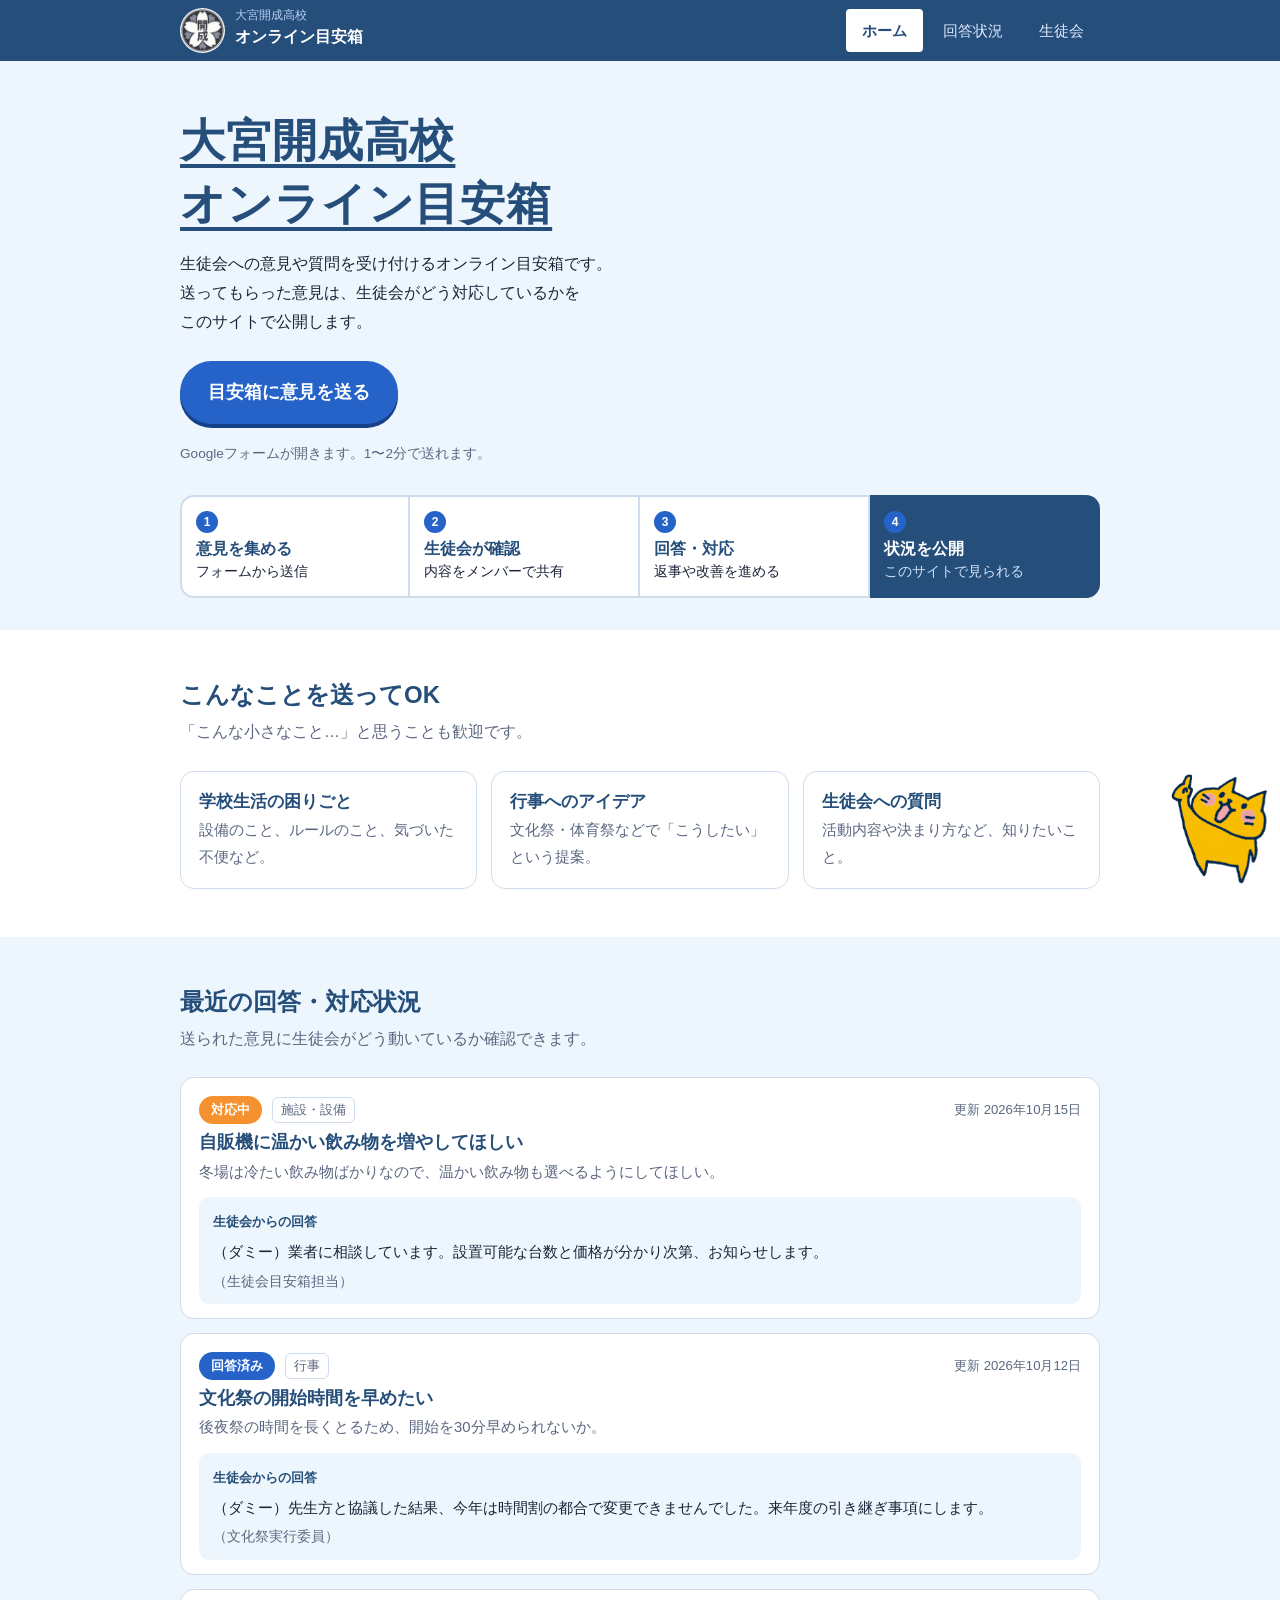
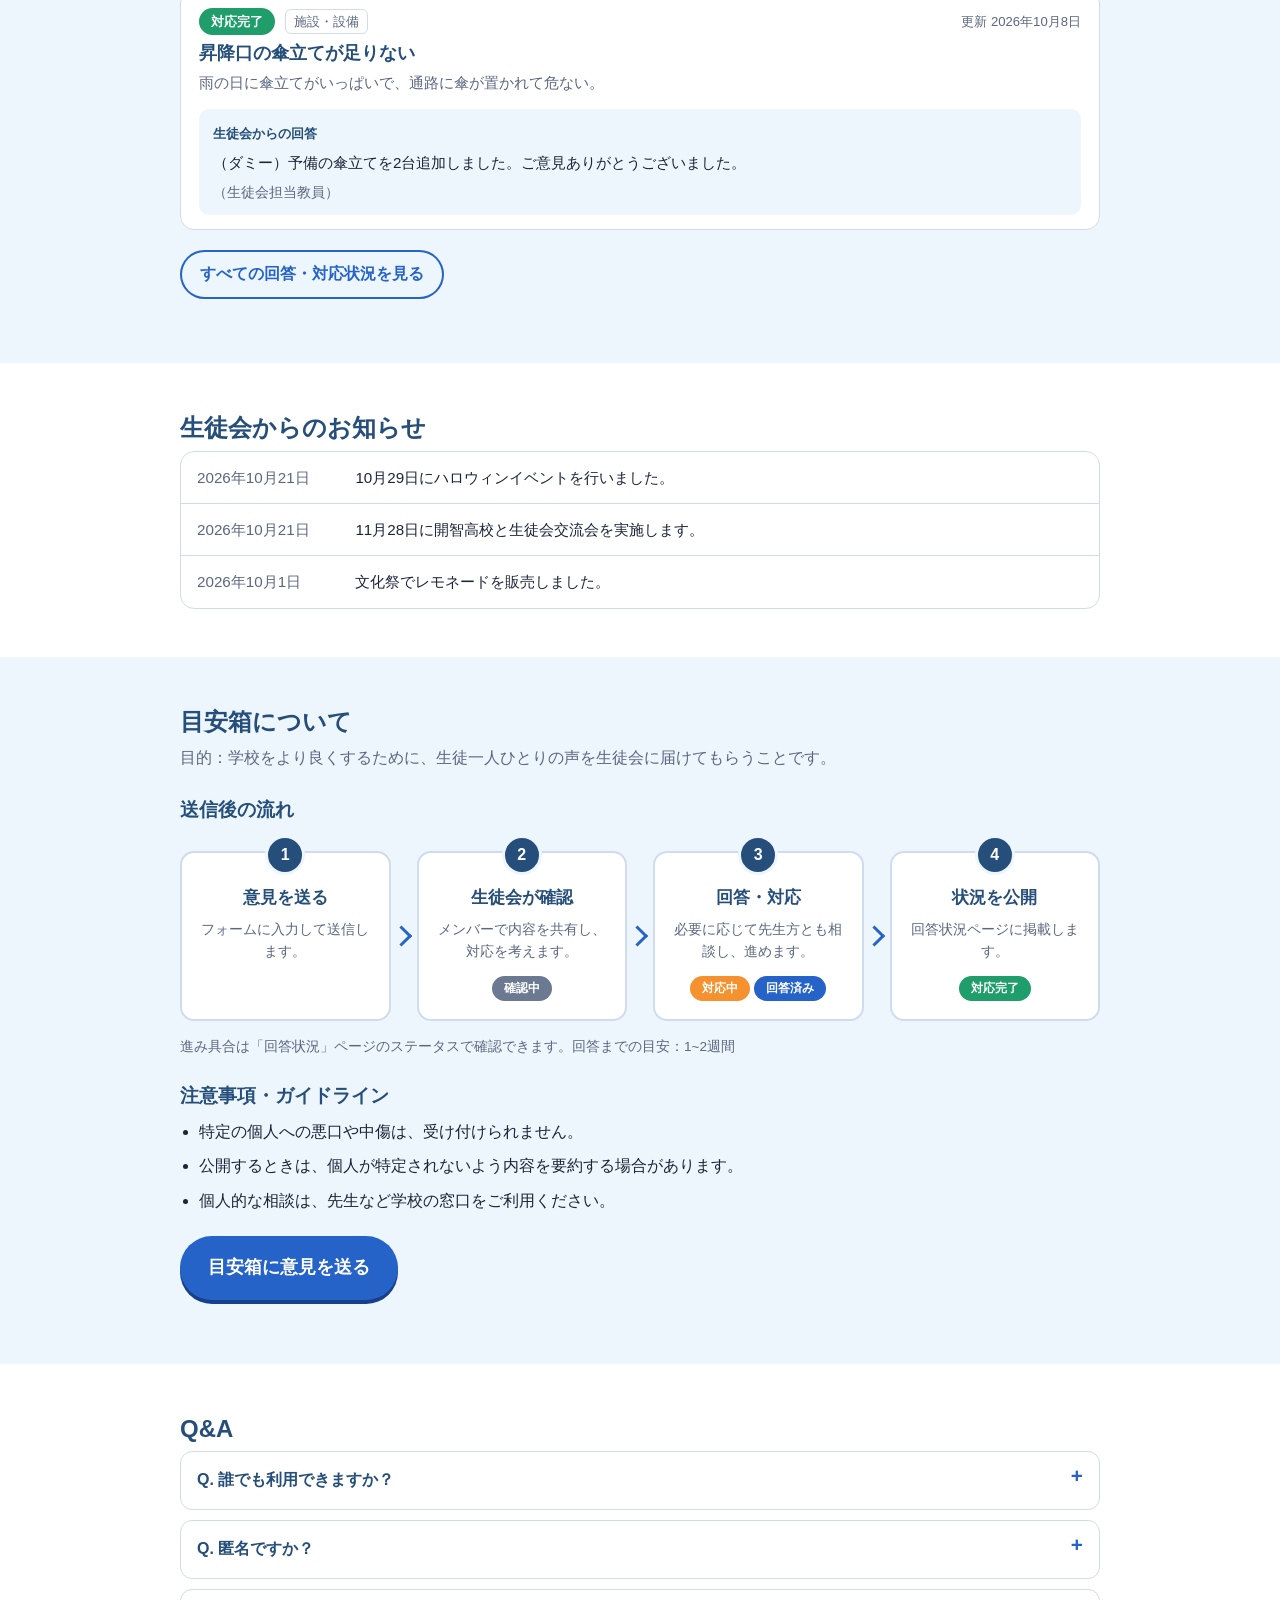
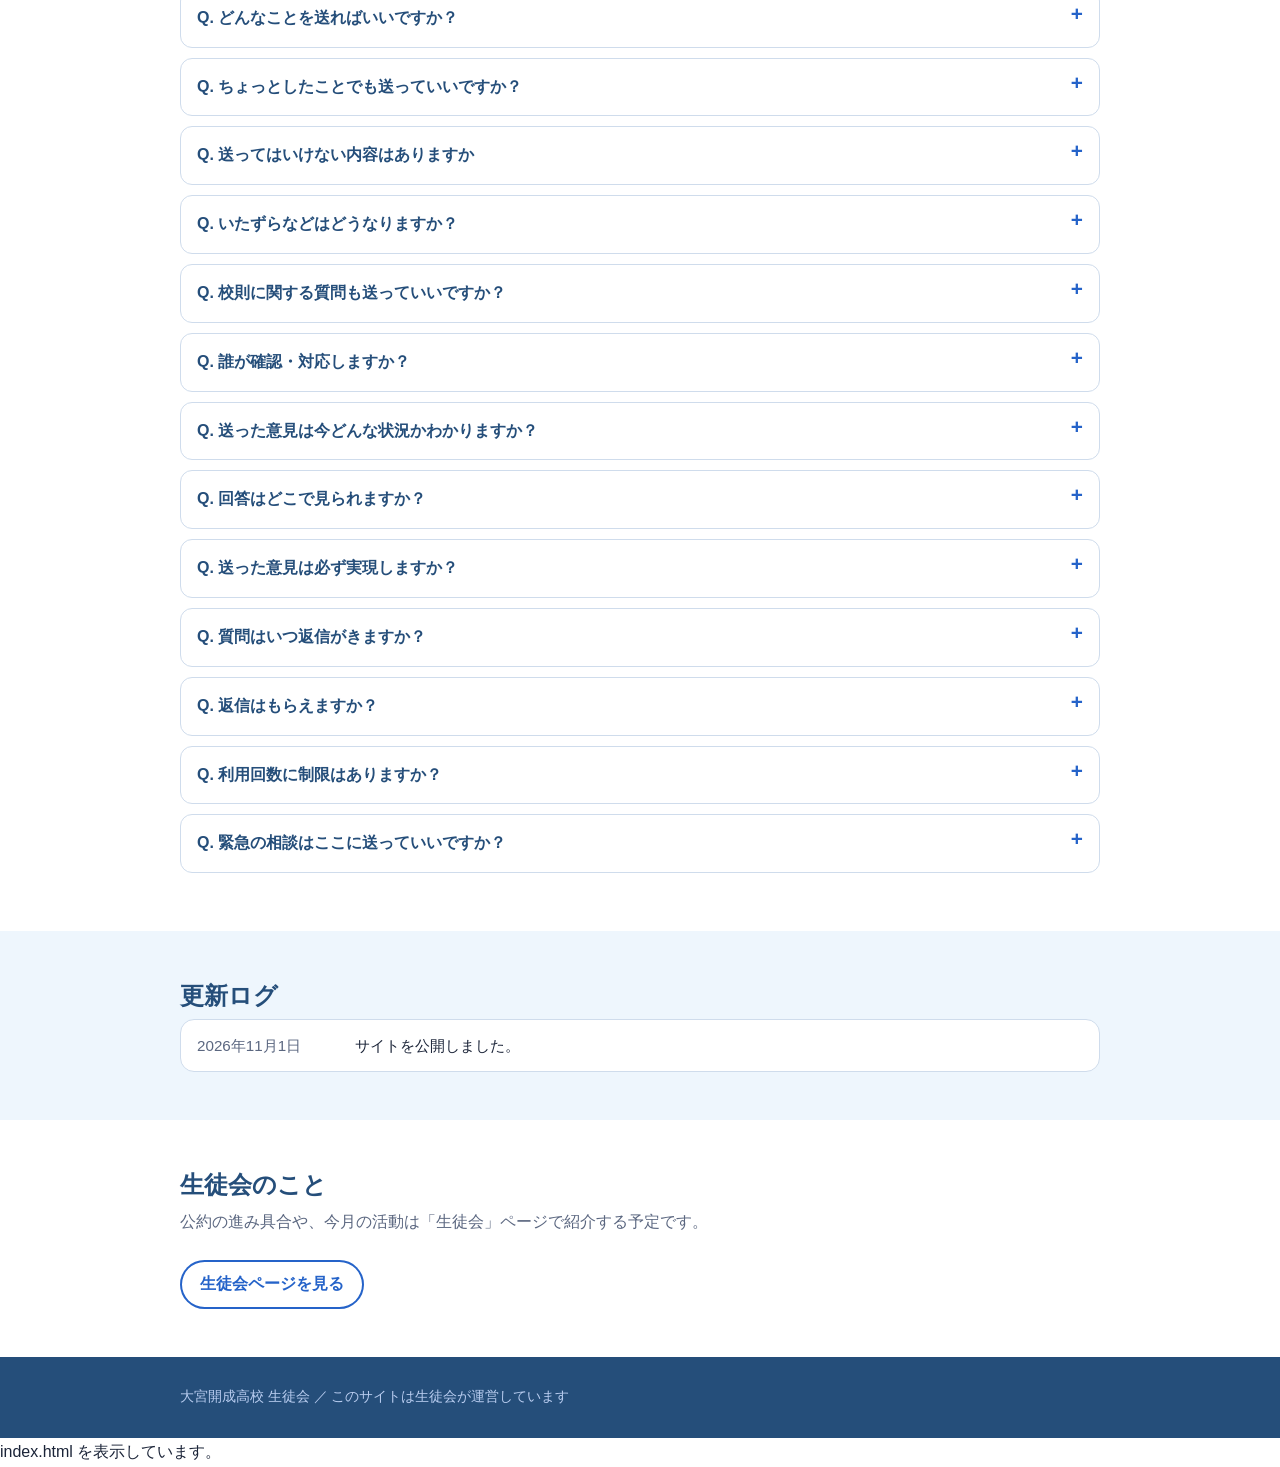
<file: index.html>
<!DOCTYPE html>
<html lang="ja">
<head>
<meta charset="UTF-8">
<meta name="viewport" content="width=device-width, initial-scale=1">
<title>ホーム｜生徒会オンライン目安箱</title>
<link rel="preconnect" href="https://fonts.googleapis.com"><link rel="preconnect" href="https://fonts.gstatic.com" crossorigin>
<link href= "https://forms.gle/pvLs1hyky4GS4Rpq5" rel="stylesheet">
<link rel="stylesheet" href="css/style.css">
</head>

<body id="top">
<header class="site-head"><div class="wrap">
  <a class="brand" href="index.html"><img class="crest" src="kaisei_26.jpg" alt="校章"><span><small data-school>大宮開成高校</small>オンライン目安箱</span></a>
 

  <button class="menu-btn" type="button" aria-label="メニューを開く" aria-expanded="false" aria-controls="nav"><span></span></button>
  <nav class="nav" id="nav" aria-label="メインメニュー">
    <a href="index.html" aria-current="page">ホーム</a><a href="answers.html">回答状況</a><a href="council.html">生徒会</a>
  </nav>
</div></header>
<main>
<div class="hero"><div class="wrap">
  <h1><span data-school>大宮開成高校</span><br>オンライン目安箱</h1>
  <p><span class="nb">生徒会への意見や質問を受け付ける</span><span class="nb">オンライン目安箱です。</span><br><span class="nb">送ってもらった意見は、</span><span class="nb">生徒会がどう対応しているかを</span><span class="nb">このサイトで公開します。</span></p>
  <a class="btn" data-form href="#">目安箱に意見を送る</a>
  <p class="note">Googleフォームが開きます。1〜2分で送れます。</p>
  <ol class="flow" aria-label="目安箱の流れ">
    <li><b>意見を集める</b>フォームから送信</li>
    <li><b>生徒会が確認</b>内容をメンバーで共有</li>
    <li><b>回答・対応</b>返事や改善を進める</li>
    <li><b>状況を公開</b>このサイトで見られる</li>
  </ol>
</div></div>

<section id="ok"><div class="wrap">
  <h2>こんなことを送ってOK</h2>
  <p class="lead">「こんな小さなこと…」と思うことも歓迎です。</p>
  <div class="grid">
    <div class="box"><h3>学校生活の困りごと</h3><p>設備のこと、ルールのこと、気づいた不便など。</p></div>
    <div class="box"><h3>行事へのアイデア</h3><p>文化祭・体育祭などで「こうしたい」という提案。</p></div>
    <div class="box"><h3>生徒会への質問</h3><p>活動内容や決まり方など、知りたいこと。</p></div>
  </div>
</div></section>

<section class="alt" id="recent"><div class="wrap">
  <h2>最近の回答・対応状況</h2>
  <p class="lead">送られた意見に生徒会がどう動いているか確認できます。</p>
  <div class="answers" id="recent-answers"></div>
  <p class="row-cta"><a class="btn ghost" href="answers.html">すべての回答・対応状況を見る</a></p>
</div></section>

<section id="news"><div class="wrap">
  <h2>生徒会からのお知らせ</h2>
  <ul class="log" id="news-list"></ul>
</div></section>

<section class="alt" id="meyasubako"><div class="wrap">
  <h2>目安箱について</h2>
  <p class="lead">目的：学校をより良くするために、生徒一人ひとりの声を生徒会に届けてもらうことです。</p>
  <h3 style="margin:0 0 10px;color:var(--navy)">送信後の流れ</h3>
  <ol class="steps">
    <li><b>意見を送る</b><p>フォームに入力して送信します。</p></li>
    <li><b>生徒会が確認</b><p>メンバーで内容を共有し、対応を考えます。</p><span class="pill s2">確認中</span></li>
    <li><b>回答・対応</b><p>必要に応じて先生方とも相談し、進めます。</p><span class="pill s3">対応中</span><span class="pill s4">回答済み</span></li>
    <li><b>状況を公開</b><p>回答状況ページに掲載します。</p><span class="pill s5">対応完了</span></li>
  </ol>
  <p class="note">進み具合は「回答状況」ページのステータスで確認できます。回答までの目安：1~2週間</p>
  <h3 style="margin:24px 0 8px;color:var(--navy)">注意事項・ガイドライン</h3>
  <ul class="guide">
    <li>特定の個人への悪口や中傷は、受け付けられません。</li>
    <li>公開するときは、個人が特定されないよう内容を要約する場合があります。</li>
    <li>個人的な相談は、先生など学校の窓口をご利用ください。</li>
  </ul>
  <p class="row-cta"><a class="btn" data-form href="#">目安箱に意見を送る</a></p>
</div></section>

<section id="faq"><div class="wrap">
  <h2>Q&amp;A</h2>
    <details>
    <summary>Q. 誰でも利用できますか？</summary>
    <p>A. 本校に在学中の生徒であればどなたでも利用できます。</p>
  </details>

  <details>
    <summary>Q. 匿名ですか？</summary>
    <p>A. 記名は任意です。記名がない場合でも内容は確認されます。</p>
  </details>
    
  <details>
    <summary>Q. どんなことを送ればいいですか？</summary>
    <p>A. 学校生活に関する質問・要望・改善案などを送ってください。細かい内容でも大丈夫です！</p>
  </details>
    
  <details>
    <summary>Q. ちょっとしたことでも送っていいですか？</summary>
    <p>A. 小さな疑問や気づいたことでも大丈夫です。気軽に送ってください！</p>
  </details>

  <details>
    <summary>Q. 送ってはいけない内容はありますか</summary>
    <p>A. 悪口や特定の個人に言及する内容は受け付けられません。詳しくはガイドラインをご確認ください。</p>
  </details>

  <details>
    <summary>Q. いたずらなどはどうなりますか？</summary>
    <p>A. ガイドラインに反するものは無効となります。</p>
  </details>
    
  <details>
    <summary>Q. 校則に関する質問も送っていいですか？</summary>
    <p>A. 送っていただいて構いません。内容によっては先生と確認したうえで回答します。</p>
  </details>
    
  <details>
    <summary>Q. 誰が確認・対応しますか？</summary>
    <p>A. 基本的には生徒会役員が対応します。校則など生徒会だけでは判断が難しい場合は先生に確認・対応をお願いする場合があります。その場合、回答までに時間がかかることがあります。</p>
  </details>

  <details>
    <summary>Q. 送った意見は今どんな状況かわかりますか？</summary>
    <p>A. ホームページ内の「対応状況」ページから「確認中」「対応中」「回答済み」などの進捗を確認できるようにする予定です。</p>
  </details>

  <details>
    <summary>Q. 回答はどこで見られますか？</summary>
    <p>A. 回答はこのホームページの「回答状況」に掲載します。</p>
  </details>

  <details>
    <summary>Q. 送った意見は必ず実現しますか？</summary>
    <p>A. すべてが実現するわけではありません。</p>
  </details>

  <details>
    <summary>Q. 質問はいつ返信がきますか？</summary>
    <p>A. 内容確認後、2週間以内に返信します。ただし、内容により返信が遅くなる場合があります。</p>
  </details>

  <details>
    <summary>Q. 返信はもらえますか？</summary>
    <p>A. いただいた質問とその回答は、このホームページに記載します。個別にGmail等で返信は行いません。</p>
  </details>
    
  <details>   
    <summary>Q. 利用回数に制限はありますか？</summary>
    <p>A. 常識の範囲内であれば問題ありません。ただし、回答済みの同一内容については返信しない場合があります。また、生徒会の忙しさにより返信が遅くなる場合があります。</p>
  </details>

  <details>
    <summary>Q. 緊急の相談はここに送っていいですか？</summary>
    <p>A. 緊急性が高い内容については、担任の先生や信頼できる大人に直接相談してください。</p>
  </details>

  </section>

<section class="alt" id="updates"><div class="wrap">
  <h2>更新ログ</h2>
  <ul class="log" id="update-list"></ul>
</div></section>

<section id="council-link"><div class="wrap">
  <h2>生徒会のこと</h2>
  <p class="lead">公約の進み具合や、今月の活動は「生徒会」ページで紹介する予定です。</p>
  <a class="btn ghost" href="council.html">生徒会ページを見る</a>
</div></section>
</main>

<footer><div class="wrap"><span data-school>大宮開成高校</span> <span data-council>生徒会</span> ／ このサイトは生徒会が運営しています</div></footer>
<script src="js/data.js"></script>
<script src="js/main.js"></script>

<a href="#top" class="pagetop-btn">
  <img src="image.png" alt="トップへ戻る">
</a>

</body></html>

index.html を表示しています。
</file>
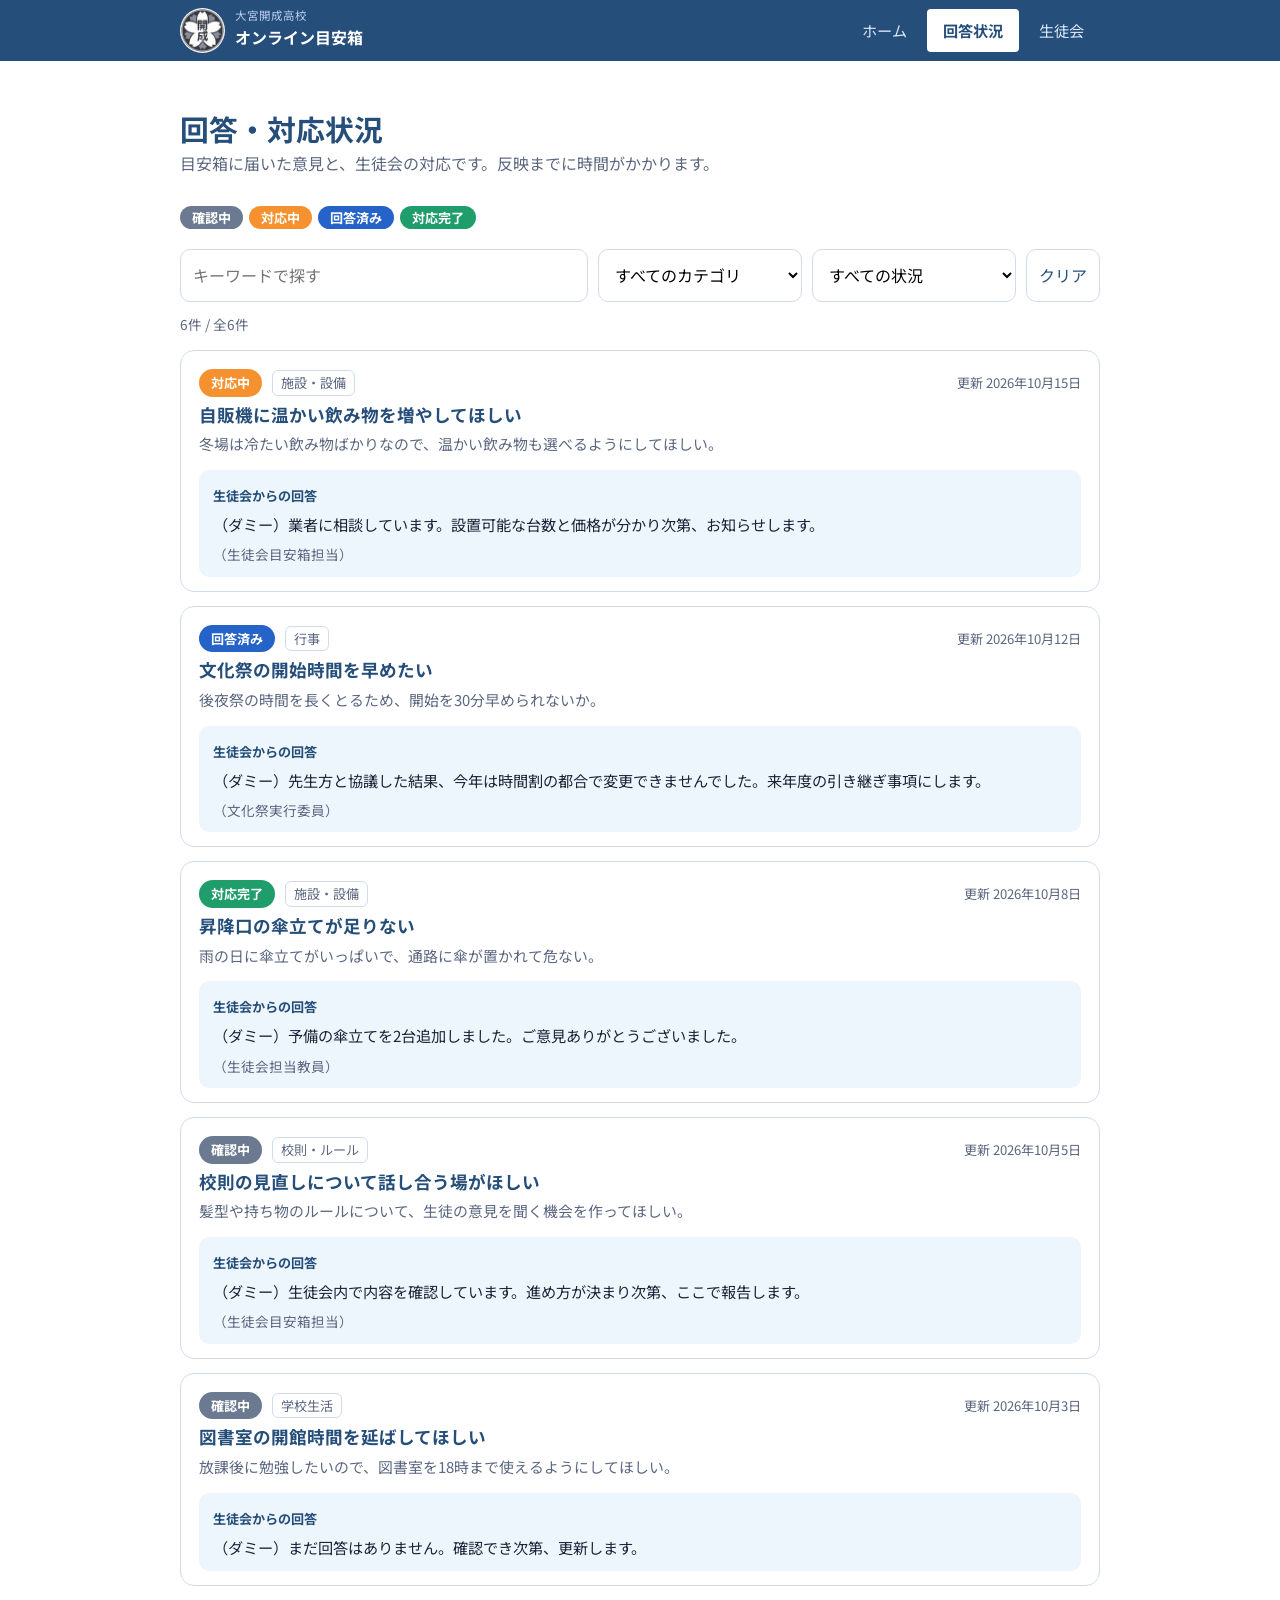
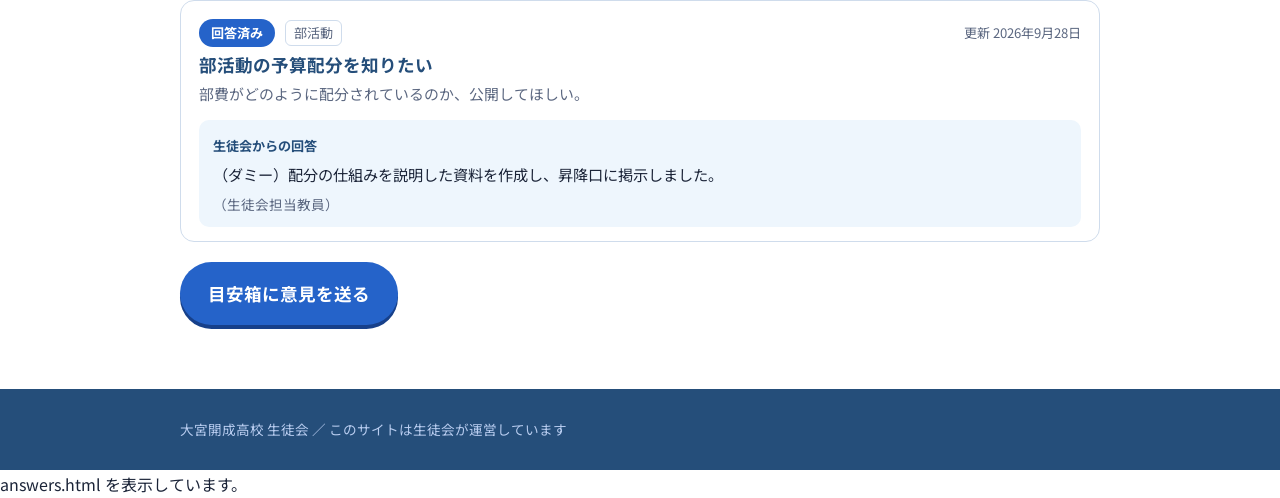
<file: answer.html>
<!DOCTYPE html>
<html lang="ja">
<head>
<meta charset="UTF-8">
<meta name="viewport" content="width=device-width, initial-scale=1">
<title>回答状況｜生徒会オンライン目安箱</title>
<link rel="preconnect" href="https://fonts.googleapis.com"><link rel="preconnect" href="https://fonts.gstatic.com" crossorigin>
<link href="https://fonts.googleapis.com/css2?family=Noto+Sans+JP:wght@400;700&display=block" rel="stylesheet">
<link rel="stylesheet" href="css/style.css">
</head>
<body>
<header class="site-head"><div class="wrap">
  <a class="brand" href="index.html"><img class="crest" src="kaisei_26.jpg" alt="校章"></span><span><small data-school>大宮開成高校</small>オンライン目安箱</span></a>
  <button class="menu-btn" type="button" aria-label="メニューを開く" aria-expanded="false" aria-controls="nav"><span></span></button>
  <nav class="nav" id="nav" aria-label="メインメニュー">
    <a href="index.html">ホーム</a><a href="answers.html" aria-current="page">回答状況</a><a href="council.html">生徒会</a>
  </nav>
</div></header>

<main>
<section><div class="wrap">
  <h1 style="font-size:1.8rem;color:var(--navy)">回答・対応状況</h1>
  <p class="lead">目安箱に届いた意見と、生徒会の対応です。反映までに時間がかかります。</p>
  <ul class="legend" aria-label="ステータスの意味">
    <li><span class="pill s2">確認中</span></li>
    <li><span class="pill s3">対応中</span></li><li><span class="pill s4">回答済み</span></li><li><span class="pill s5">対応完了</span></li>
  </ul>
  <div class="filters">
    <input id="f-q" type="search" placeholder="キーワードで探す" aria-label="キーワード">
    <select id="f-cat" aria-label="カテゴリ"><option value="">すべてのカテゴリ</option></select>
    <select id="f-status" aria-label="ステータス"><option value="">すべての状況</option>
      <option>確認中</option><option>対応中</option><option>回答済み</option><option>対応完了</option></select>
    <button id="f-reset" type="button">クリア</button>
  </div>
  <p class="count" id="f-count" aria-live="polite"></p>
  <div class="answers" id="answer-list"></div>
  <p class="row-cta"><a class="btn" data-form href="#">目安箱に意見を送る</a></p>
</div></section>
</main>
<footer><div class="wrap"><span data-school>大宮開成高校</span> <span data-council>生徒会</span> ／ このサイトは生徒会が運営しています</div></footer>
<script src="js/data.js"></script>
<script src="js/main.js"></script>
</body></html>

answers.html を表示しています。
</file>
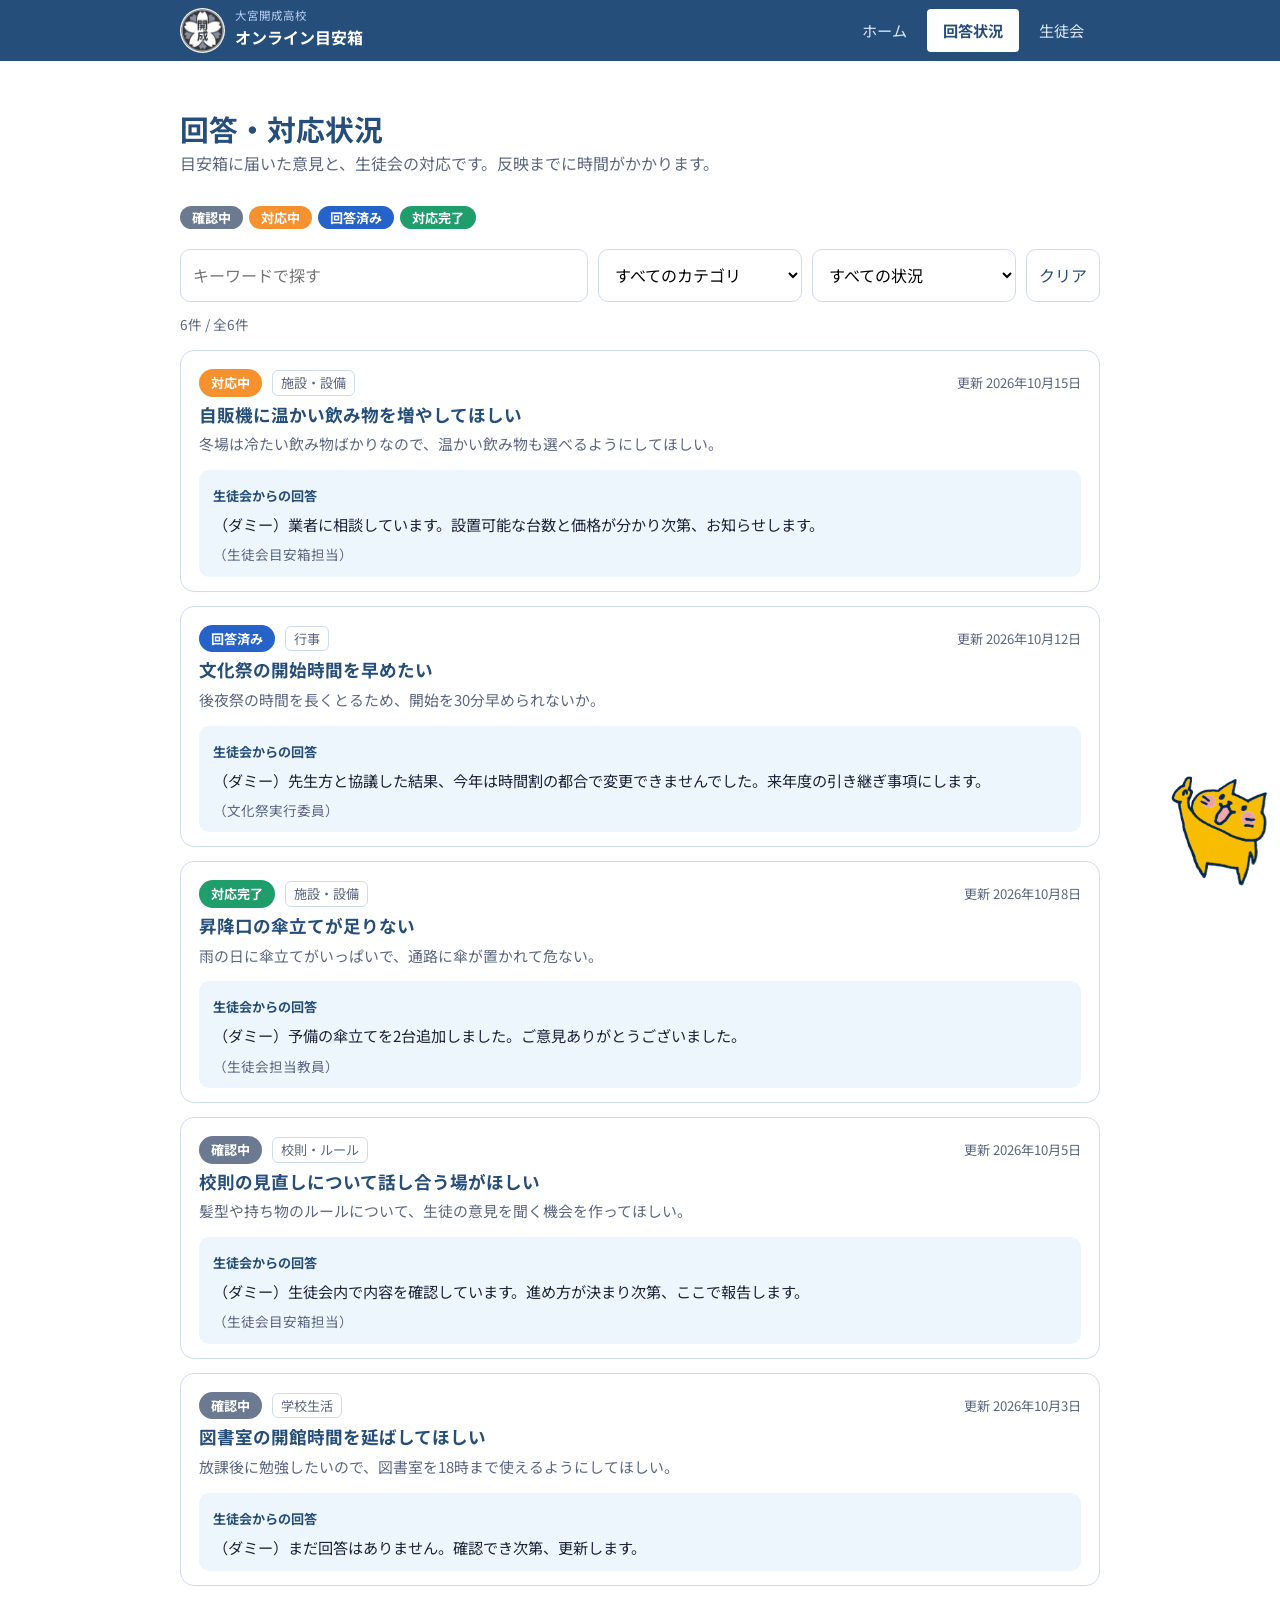
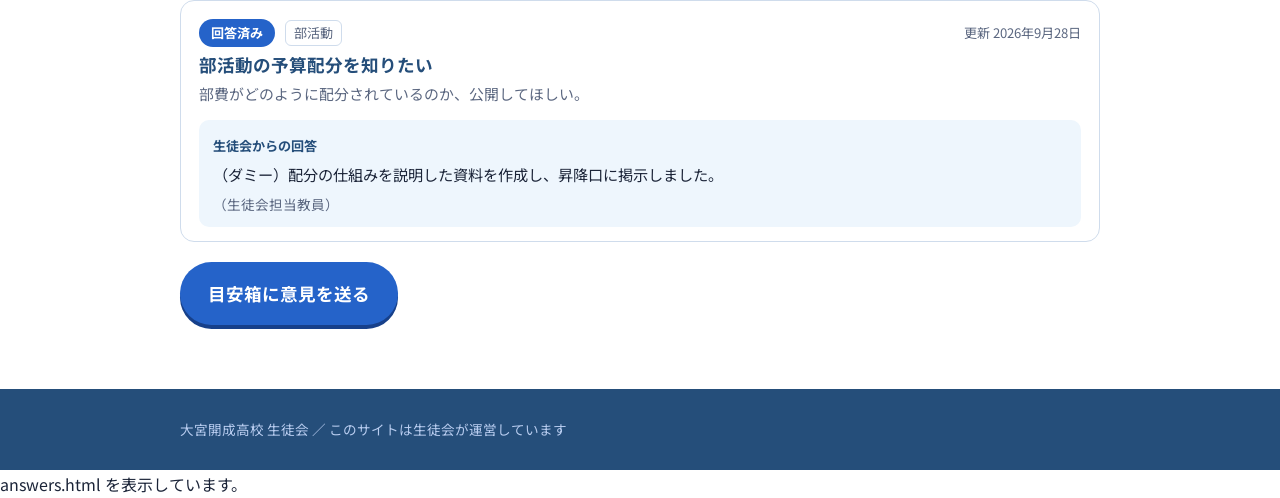
<file: answers.html>
<!DOCTYPE html>
<html lang="ja">
<head>
<meta charset="UTF-8">
<meta name="viewport" content="width=device-width, initial-scale=1">
<title>回答状況｜生徒会オンライン目安箱</title>
<link rel="preconnect" href="https://fonts.googleapis.com"><link rel="preconnect" href="https://fonts.gstatic.com" crossorigin>
<link href="https://fonts.googleapis.com/css2?family=Noto+Sans+JP:wght@400;700&display=block" rel="stylesheet">
<link rel="stylesheet" href="css/style.css">
</head>
<body>
<header class="site-head"><div class="wrap">
  <a class="brand" href="index.html"><img class="crest" src="kaisei_26.jpg" alt="校章"></span><span><small data-school>大宮開成高校</small>オンライン目安箱</span></a>
  <button class="menu-btn" type="button" aria-label="メニューを開く" aria-expanded="false" aria-controls="nav"><span></span></button>
  <nav class="nav" id="nav" aria-label="メインメニュー">
    <a href="index.html">ホーム</a><a href="answers.html" aria-current="page">回答状況</a><a href="council.html">生徒会</a>
  </nav>
</div></header>

<main>
<section><div class="wrap">
  <h1 style="font-size:1.8rem;color:var(--navy)">回答・対応状況</h1>
  <p class="lead">目安箱に届いた意見と、生徒会の対応です。反映までに時間がかかります。</p>
  <ul class="legend" aria-label="ステータスの意味">
    <li><span class="pill s2">確認中</span></li>
    <li><span class="pill s3">対応中</span></li><li><span class="pill s4">回答済み</span></li><li><span class="pill s5">対応完了</span></li>
  </ul>
  <div class="filters">
    <input id="f-q" type="search" placeholder="キーワードで探す" aria-label="キーワード">
    <select id="f-cat" aria-label="カテゴリ"><option value="">すべてのカテゴリ</option></select>
    <select id="f-status" aria-label="ステータス"><option value="">すべての状況</option>
      <option>確認中</option><option>対応中</option><option>回答済み</option><option>対応完了</option></select>
    <button id="f-reset" type="button">クリア</button>
  </div>
  <p class="count" id="f-count" aria-live="polite"></p>
  <div class="answers" id="answer-list"></div>
  <p class="row-cta"><a class="btn" data-form href="#">目安箱に意見を送る</a></p>
</div></section>
</main>
<footer><div class="wrap"><span data-school>大宮開成高校</span> <span data-council>生徒会</span> ／ このサイトは生徒会が運営しています</div></footer>
<script src="js/data.js"></script>
<script src="js/main.js"></script>
</body></html>

<a href="#top" class="pagetop-btn">
  <img src="image.png" alt="トップへ戻る">
</a>

answers.html を表示しています。
</file>
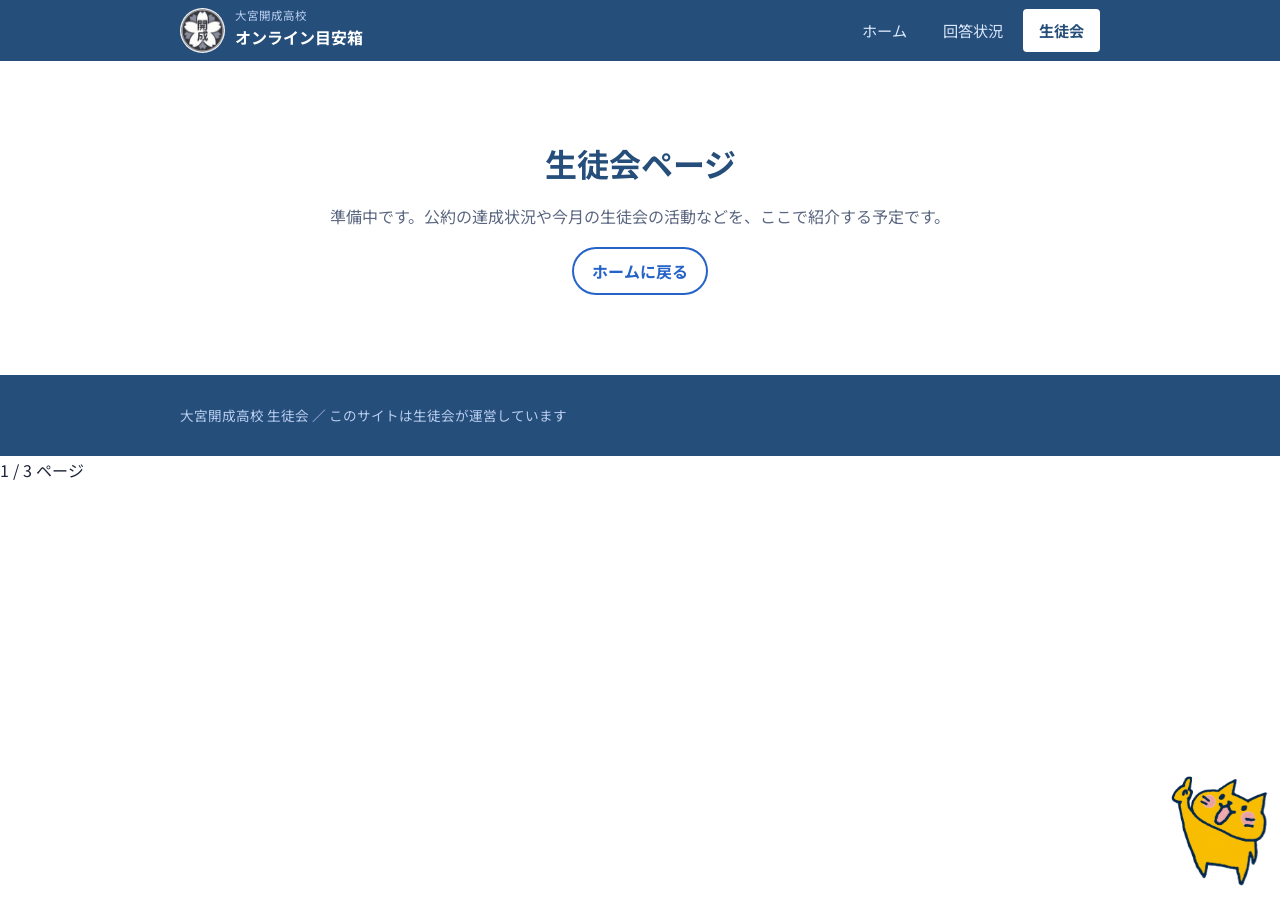
<file: council.html>
<!DOCTYPE html>
<html lang="ja">
<head>
<meta charset="UTF-8">
<meta name="viewport" content="width=device-width, initial-scale=1">
<title>生徒会｜生徒会オンライン目安箱</title>
<link rel="preconnect" href="https://fonts.googleapis.com"><link rel="preconnect" href="https://fonts.gstatic.com" crossorigin>
<link href="https://fonts.googleapis.com/css2?family=Noto+Sans+JP:wght@400;700&display=block" rel="stylesheet">
<link rel="stylesheet" href="css/style.css">
</head>
<body>
<header class="site-head"><div class="wrap">
  <a class="brand" href="index.html"><img class="crest" src="kaisei_26.jpg" alt="校章"></span><span><small data-school>大宮開成高校</small>オンライン目安箱</span></a>
  <button class="menu-btn" type="button" aria-label="メニューを開く" aria-expanded="false" aria-controls="nav"><span></span></button>
  <nav class="nav" id="nav" aria-label="メインメニュー">
    <a href="index.html">ホーム</a><a href="answers.html">回答状況</a><a href="council.html" aria-current="page">生徒会</a>
  </nav>
</div></header>
<main><div class="wrap soon">
  <h1>生徒会ページ</h1>
  <p>準備中です。公約の達成状況や今月の生徒会の活動などを、ここで紹介する予定です。</p>
  <a class="btn ghost" href="index.html">ホームに戻る</a>
</div></main>
<footer><div class="wrap"><span data-school>高校</span> <span data-council>生徒会</span> ／ このサイトは生徒会が運営しています</div></footer>
<script src="js/data.js"></script>
<script src="js/main.js"></script>
</body></html>

<a href="#top" class="pagetop-btn">
  <img src="image.png" alt="トップへ戻る">
</a>

1 / 3 ページ
</file>
<file: css/style.css>
/* 色はここで変更（:root の値を書き換えるだけで全体に反映） */
:root{
  --nav-r:4px; /* メニューの角の丸さ（0で完全な四角） */
  --navy:#254e7a; --blue:#2563c9; --sky:#a8d4ff ; --sky-2:#eef6fd;
  --ink:#1b2438; --muted:#5b6780; --line:#cfdcec; --white:#fff;
  --s1:#cc0000; /* 予備 */ --s2:#6b7a90; --s3:#f5922f; --s4:#2563c9; --s5:#1f9d6b;
  --r:14px;
}

*{box-sizing:border-box}
html{scroll-behavior:smooth;scroll-padding-top:72px}
body{margin:0;font-family:"Noto Sans JP","Hiragino Sans","Hiragino Kaku Gothic ProN","BIZ UDPGothic","Yu Gothic UI","Yu Gothic","Noto Sans JP",Meiryo,sans-serif;color:var(--ink);background:var(--white);line-height:1.8;font-size:16px}
a{color:var(--blue)} img{max-width:100%}
:focus-visible{outline:3px solid var(--blue);outline-offset:2px}
.wrap{max-width:960px;margin:0 auto;padding:0 20px}
h1,h2,h3{line-height:1.4;margin:0}
section{padding:48px 0}
section h2{font-size:1.5rem;color:var(--navy);margin-bottom:6px}
.lead{color:var(--muted);margin:0 0 24px}
.alt{background:var(--sky-2)}

/* ヘッダー */
.site-head{position:sticky;top:0;z-index:10;background:var(--navy);color:#fff}
.site-head .wrap{display:flex;align-items:center;justify-content:space-between;gap:12px;flex-wrap:wrap;padding-top:8px;padding-bottom:8px}
.brand{display:flex;align-items:center;gap:10px;color:#fff;text-decoration:none;font-weight:700;margin-right: auto;}
.crest {width: 45px;height: 45px;border-radius: 50%;flex: none;object-fit: cover;}
.brand small{display:block;font-weight:400;font-size:.72rem;color:#b9cdf0;line-height:1.2}
.nav{display:flex;gap:4px}
.nav a{color:#dbe7fb;text-decoration:none;padding:8px 16px;border-radius:var(--nav-r);font-size:.95rem}
.nav a[aria-current="page"]{background:#fff;color:var(--navy);font-weight:700}
.nav a:hover{background:#27427f}.nav a[aria-current="page"]:hover{background:#fff}

/* ハンバーガーボタン（スマホのみ表示） */
.menu-btn{display:none;width:44px;height:44px;border:0;border-radius:var(--nav-r);background:transparent;cursor:pointer;align-items:center;justify-content:center}
.menu-btn span,.menu-btn span::before,.menu-btn span::after{display:block;width:22px;height:2px;background:#fff;position:relative;transition:transform .2s,background .2s}
.menu-btn span::before,.menu-btn span::after{content:"";position:absolute;left:0}
.menu-btn span::before{top:-7px}.menu-btn span::after{top:7px}
.menu-btn[aria-expanded="true"] span{background:transparent}
.menu-btn[aria-expanded="true"] span::before{top:0;transform:rotate(45deg)}
.menu-btn[aria-expanded="true"] span::after{top:0;transform:rotate(-45deg)}

/* ボタン */
.btn{display:inline-block;background:var(--blue);color:#fff;text-decoration:none;font-weight:700;padding:16px 28px;border-radius:999px;font-size:1.1rem;box-shadow:0 4px 0 #17408a}
.btn:hover{background:#1d54b3}.btn:active{transform:translateY(2px);box-shadow:0 2px 0 #17408a}
.btn.ghost{background:transparent;color:var(--blue);box-shadow:inset 0 0 0 2px var(--blue);padding:10px 20px;font-size:1rem}

/* ヒーロー */
.hero{background:var(--sky-2);padding:48px 0 32px}
.hero h1{font-size:clamp(1.8rem,6vw,2.8rem);color:var(--navy);letter-spacing:.02em}
.hero p{max-width:36em;text-wrap:pretty}
.nb{display:inline-block}
.hero .btn{margin:8px 0 4px}
.note{font-size:.85rem;color:var(--muted)}

/* 流れ（このサイトの中心。順番に意味があるので番号を使う） */
.flow{list-style:none;padding:0;margin:28px 0 0;display:grid;grid-template-columns:repeat(4,1fr);gap:0;counter-reset:f}
.flow li{position:relative;background:#fff;border:2px solid var(--line);padding:14px 12px 14px 14px;counter-increment:f;font-size:.9rem;line-height:1.5}
.flow li:first-child{border-radius:var(--r) 0 0 var(--r)}.flow li:last-child{border-radius:0 var(--r) var(--r) 0}
.flow li+li{border-left-width:0}
.flow b{display:block;color:var(--navy
);font-size:1rem}
.flow li::before{content:counter(f);display:inline-grid;place-items:center;width:22px;height:22px;border-radius:50%;background:var(--blue);color:#fff;font-size:.75rem;font-weight:700;margin-bottom:4px}
.flow li:last-child{background:var(--navy);border-color:var(--navy);color:#cfe0fb}
.flow li:last-child b{color:#fff}

/* カード */
.grid{display:grid;gap:14px;grid-template-columns:repeat(auto-fit,minmax(220px,1fr))}
.box{background:#fff;border:1px solid var(--line);border-radius:var(--r);padding:18px}
.box h3{font-size:1.05rem;color:var(--navy);margin-bottom:4px}.box p{margin:0;font-size:.92rem;color:var(--muted)}
.guide{margin:0;padding-left:1.2em}.guide li{margin:6px 0}
.row-cta{margin-top:20px}

/* 回答カード・ステータス */
.answers{display:grid;gap:14px}
.answer{background:#fff;border:1px solid var(--line);border-radius:var(--r);padding:18px 18px 14px}
.answer-head{display:flex;flex-wrap:wrap;align-items:center;gap:8px 10px;margin-bottom:6px;font-size:.82rem;color:var(--muted)}
.answer-head time{margin-left:auto}
.answer h3{font-size:1.1rem;color:var(--navy)}
.q{margin:4px 0 12px;color:var(--muted);font-size:.93rem}
.reply{background:var(--sky-2);padding:10px 14px;border-radius:10px}
.reply b{font-size:.82rem;color:var(--navy)}.reply p{margin:2px 0 0;font-size:.95rem}
.pill{color:#fff;font-weight:700;padding:2px 12px;border-radius:999px;font-size:.82rem}
.s1{background:var(--s1)}.s2{background:var(--s2)}.s3{background:var(--s3)}.s4{background:var(--s4)}.s5{background:var(--s5)}
.cat{border:1px solid var(--line);border-radius:6px;padding:0 8px}
.empty{padding:28px;text-align:center;color:var(--muted);background:var(--sky-2);border-radius:var(--r)}

.staff{display:block;margin-top:4px;font-size:.85rem;color:var(--muted)}

/* 送信後の流れ（図） */
.steps{list-style:none;margin:0 0 12px;padding:0;display:grid;grid-template-columns:repeat(4,1fr);gap:26px;counter-reset:st}
.steps li{position:relative;background:#fff;border:2px solid var(--line);border-radius:var(--r);padding:16px 14px;counter-increment:st;text-align:center}
.steps li::before{content:counter(st);display:grid;place-items:center;width:34px;height:34px;margin:-34px auto 8px;border-radius:50%;background:var(--navy);color:#fff;font-weight:700;border:3px solid var(--sky-2)}
.steps li:not(:last-child)::after{content:"";position:absolute;top:50%;right:-20px;width:12px;height:12px;border-top:3px solid var(--blue);border-right:3px solid var(--blue);transform:translateY(-50%) rotate(45deg)}
.steps b{display:block;color:var(--navy);font-size:1.05rem}
.steps p{margin:4px 0 10px;font-size:.88rem;color:var(--muted);line-height:1.6}
.steps .pill{display:inline-block;margin:2px;font-size:.75rem}
.steps{padding-top:18px}

/* 絞り込み */
.filters{display:grid;gap:10px;grid-template-columns:2fr 1fr 1fr auto;margin-bottom:10px}
.filters input,.filters select,.filters button{font:inherit;padding:11px 12px;border:1px solid var(--line);border-radius:10px;background:#fff;min-width:0}
.filters button{cursor:pointer;color:var(--navy)}
.count{font-size:.85rem;color:var(--muted);margin:0 0 14px}
.legend{display:flex;flex-wrap:wrap;gap:6px;margin:0 0 18px;padding:0;list-style:none}

/* リスト・Q&A */
.log{list-style:none;margin:0;padding:0;background:#fff;border:1px solid var(--line);border-radius:var(--r)}
.log li{display:flex;gap:14px;padding:12px 16px;border-top:1px solid var(--line);font-size:.95rem}
.log li:first-child{border-top:0}.log time{flex:none;color:var(--muted);min-width:9.5em}
details{background:#fff;border:1px solid var(--line);border-radius:12px;margin-bottom:10px}
summary{cursor:pointer;padding:14px 16px;font-weight:700;color:var(--navy);list-style:none;display:flex;justify-content:space-between;gap:12px}
summary::-webkit-details-marker{display:none}
summary::after{content:"+";font-size:1.3rem;line-height:1;color:var(--blue)}
details[open] summary::after{content:"−"}
details p{margin:0;padding:0 16px 14px;color:var(--ink)}

/* 準備中 */
.soon{text-align:center;padding:80px 0}
.soon h1{color:var(--navy);font-size:2rem}.soon p{color:var(--muted)}

footer{background:var(--navy);color:#b9cdf0;padding:28px 0;font-size:.85rem}

@media(max-width:700px){
  .steps{grid-template-columns:1fr;gap:30px}
  .steps li:not(:last-child)::after{top:auto;bottom:-22px;right:auto;left:50%;transform:translateX(-50%) rotate(135deg)}
  section{padding:36px 0}
  .flow{grid-template-columns:1fr 1fr}
  .flow li:nth-child(n){border-radius:0;border-left-width:2px}
  .flow li:nth-child(2n){border-left-width:0}.flow li:nth-child(n+3){border-top-width:0}
  .flow li:first-child{border-radius:var(--r) 0 0 0}.flow li:nth-child(2){border-radius:0 var(--r) 0 0}
  .flow li:nth-child(3){border-radius:0 0 0 var(--r)}.flow li:last-child{border-radius:0 0 var(--r) 0}
  .filters{grid-template-columns:1fr 1fr}.filters input{grid-column:1/-1}
  .log li{flex-direction:column;gap:0}
  .btn{display:block;text-align:center}
  .menu-btn{display:inline-flex}
  .nav{display:none;flex-basis:100%;flex-direction:column;gap:0;padding-bottom:6px}
  .nav.open{display:flex}
  .nav a{padding:14px 12px;border-radius:0;border-top:1px solid #27427f;font-size:1rem}
}
@media(prefers-reduced-motion:reduce){html{scroll-behavior:auto}}

.hero h1{text-decoration:underline;text-decoration-color:var(--navy);text-decoration-thickness:4px;text-underline-offset:8px}

.pagetop-btn {
  position: fixed;
  bottom: 5px;
  right: 10px;
  z-index: 99;
}

.pagetop-btn img {
  width: 100px; /* 画像のサイズに合わせて調整 */
  height: auto;
}
style.css を表示しています。
</file>
